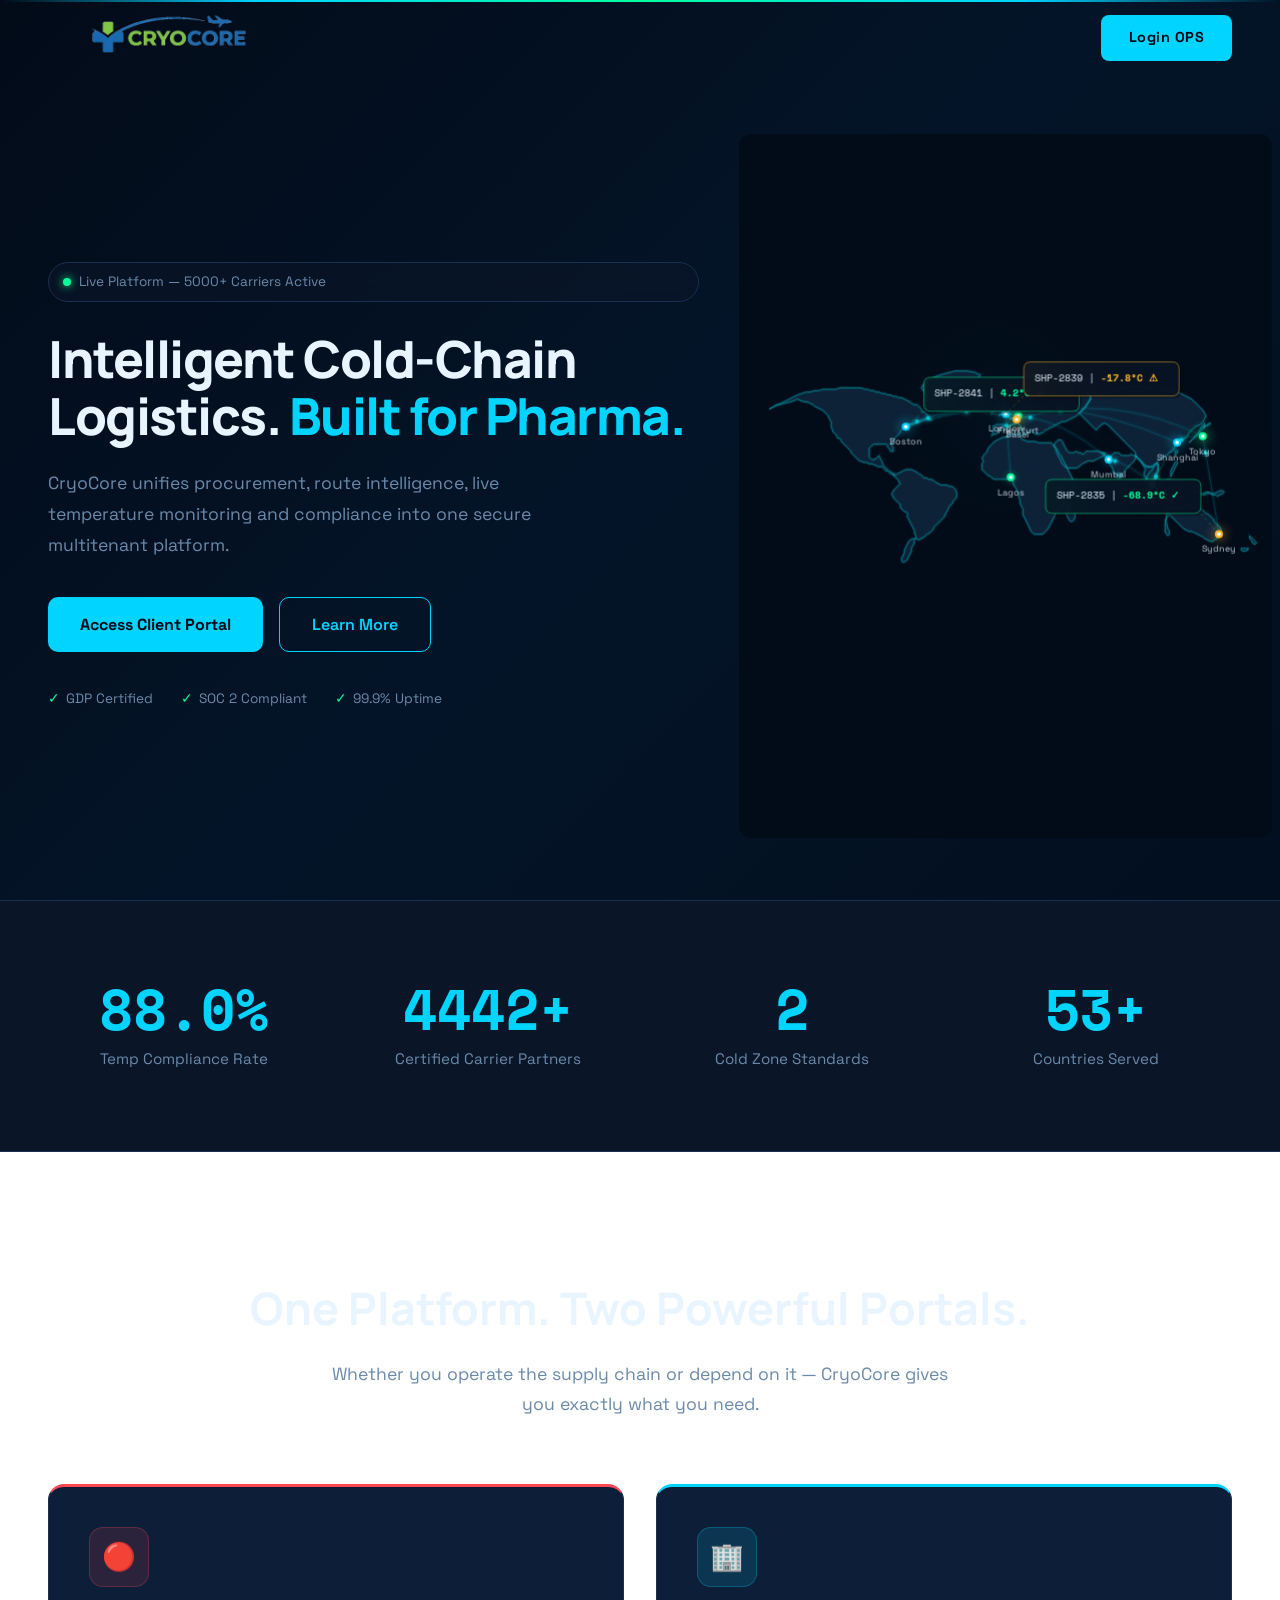
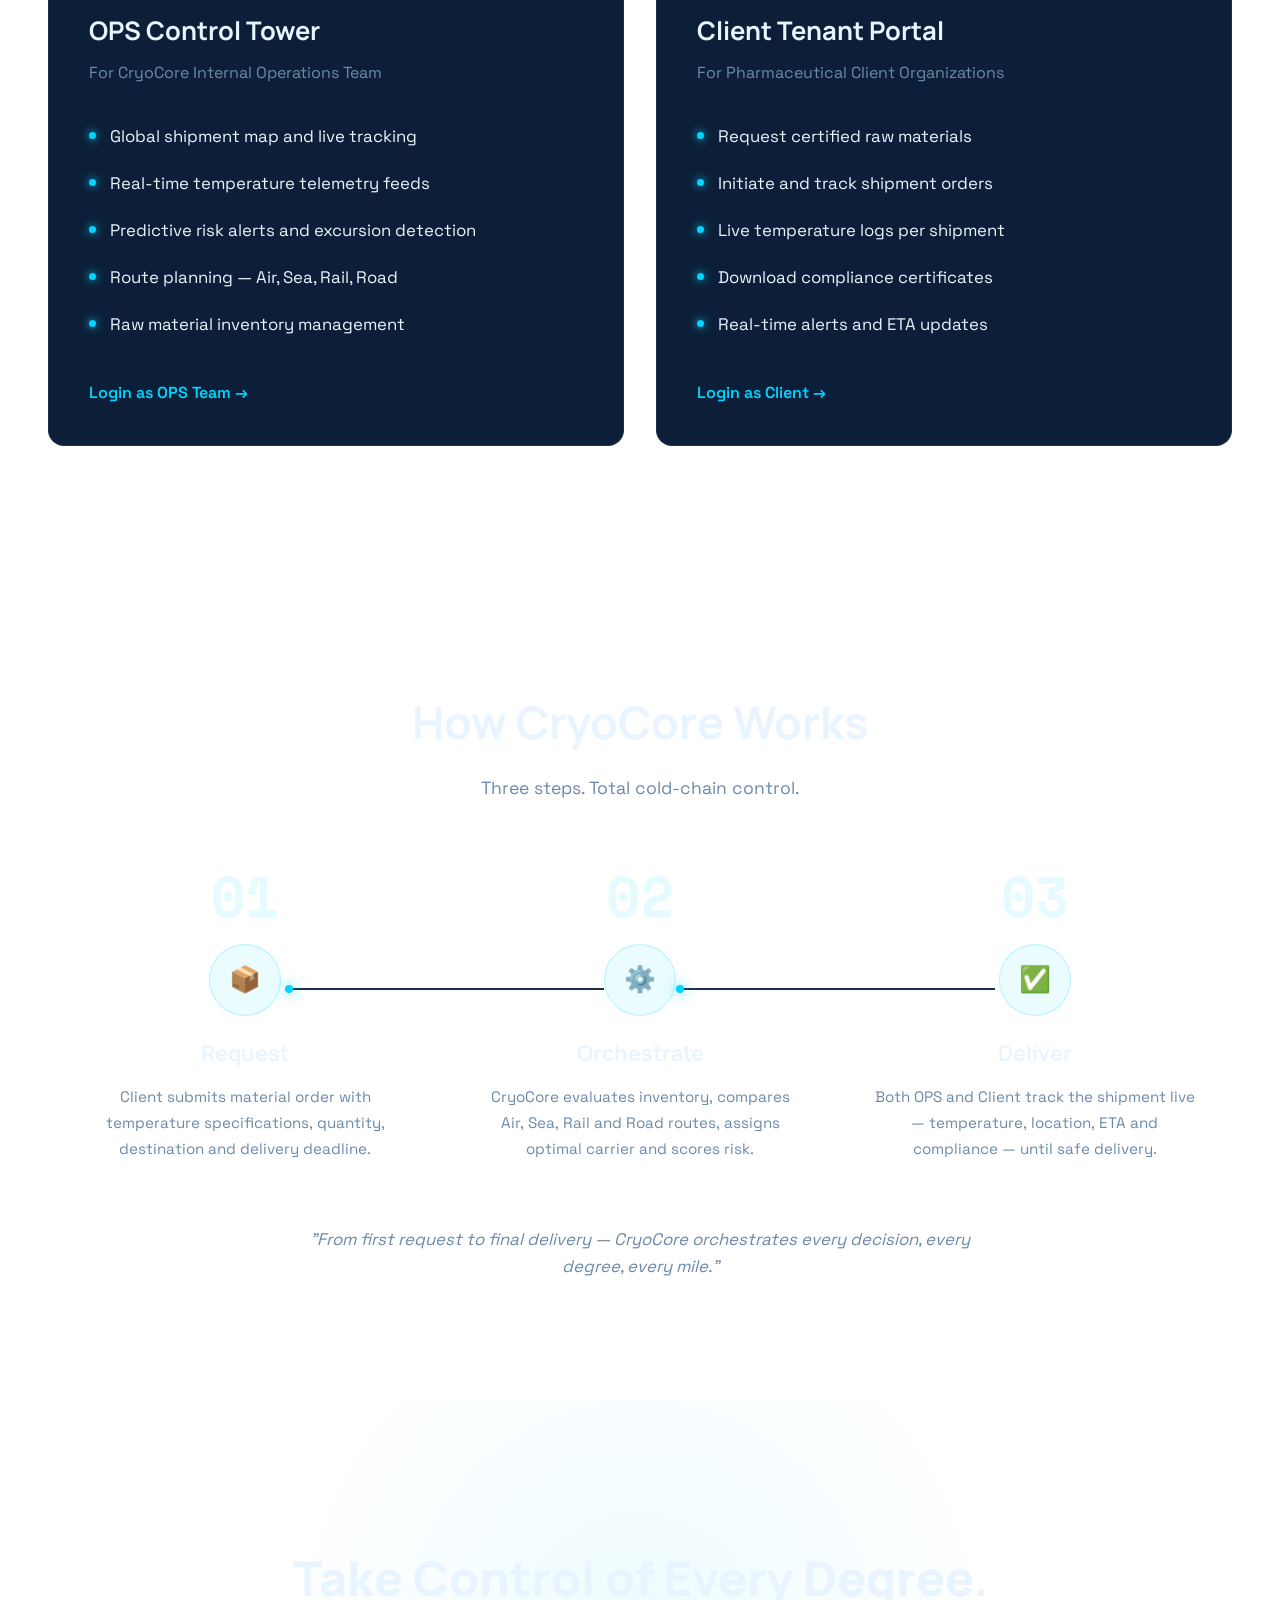
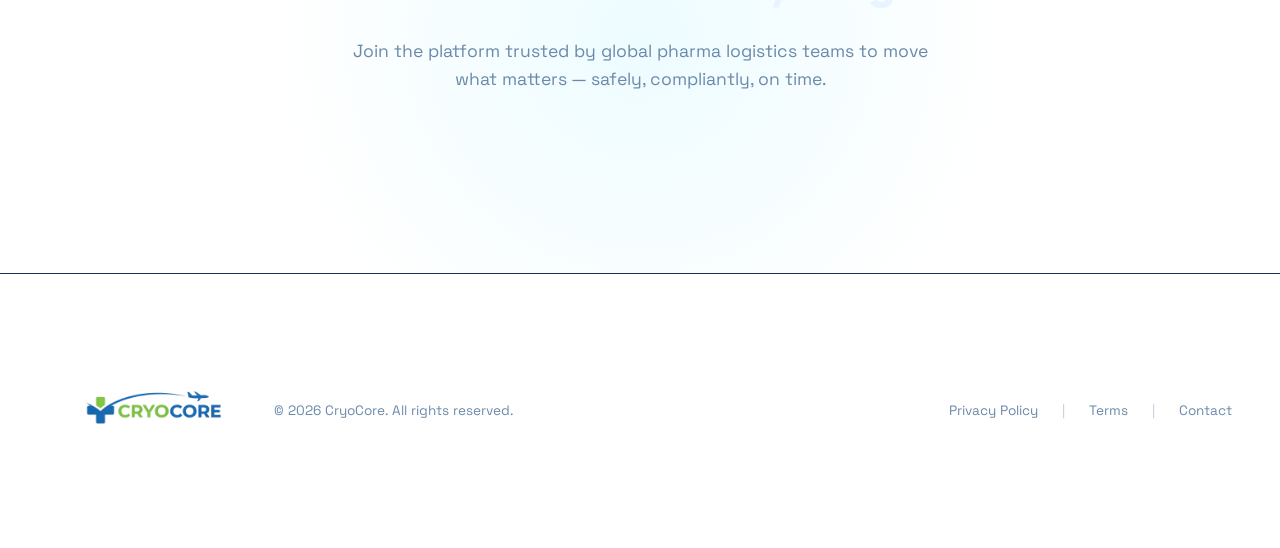
<file: index.html>
<!DOCTYPE html>
<html lang="en">

<head>
    <meta charset="UTF-8" />
    <meta name="viewport" content="width=device-width, initial-scale=1.0" />
    <title>CryoCore — Intelligent Cold-Chain Logistics for Pharma</title>
    <meta name="description"
        content="CryoCore unifies procurement, route intelligence, live temperature monitoring and compliance into one secure multitenant platform for pharmaceutical cold-chain logistics." />
    <link rel="stylesheet" href="css/style.css" />
</head>

<body>

    <!-- TOP CYAN LINE -->
    <div class="top-line"></div>

    <!-- NAVBAR -->
    <nav class="navbar" id="navbar">
        <a href="index.html" class="nav-logo">
            <img src="logo.png" alt="CryoCore" />
        </a>
        <a href="ops-dashboard.html" class="btn-login-ops">Login OPS</a>
    </nav>

    <!-- HERO SECTION -->
    <section class="hero" id="hero">
        <div class="container hero-inner">
            <div class="hero-left">
                <div class="hero-badge">
                    <span class="dot"></span>
                    Live Platform — 5000+ Carriers Active
                </div>
                <h1>Intelligent Cold&#8209;Chain<br />Logistics. <span>Built for Pharma.</span></h1>
                <p class="hero-sub">CryoCore unifies procurement, route intelligence,
                    live temperature monitoring and compliance into
                    one secure multitenant platform.</p>
                <div class="hero-ctas">
                    <a href="client-dashboard.html" class="btn-primary">Access Client Portal</a>
                    <a href="#portals" class="btn-outline" id="learnMoreBtn">Learn More</a>
                </div>
                <div class="hero-trust">
                    <span><span class="check">✓</span> GDP Certified</span>
                    <span><span class="check">✓</span> SOC 2 Compliant</span>
                    <span><span class="check">✓</span> 99.9% Uptime</span>
                </div>
            </div>
            <div class="hero-right">
                <div class="map-container">
                    <canvas id="worldMap"></canvas>
                </div>
            </div>
        </div>
    </section>

    <!-- STATS STRIP -->
    <section class="stats-strip" id="statsStrip">
        <div class="container">
            <div class="stats-grid">
                <div class="stat-item reveal">
                    <div class="stat-number" data-target="99.1" data-suffix="%">0%</div>
                    <div class="stat-label">Temp Compliance Rate</div>
                </div>
                <div class="stat-item reveal">
                    <div class="stat-number" data-target="5000" data-suffix="+">0+</div>
                    <div class="stat-label">Certified Carrier Partners</div>
                </div>
                <div class="stat-item reveal">
                    <div class="stat-number" data-target="3" data-suffix="">0</div>
                    <div class="stat-label">Cold Zone Standards</div>
                </div>
                <div class="stat-item reveal">
                    <div class="stat-number" data-target="60" data-suffix="+">0+</div>
                    <div class="stat-label">Countries Served</div>
                </div>
            </div>
        </div>
    </section>

    <!-- DUAL PORTAL SECTION -->
    <section class="portals" id="portals">
        <div class="container">
            <div class="section-label reveal">
                <h2>One Platform. Two Powerful Portals.</h2>
                <p>Whether you operate the supply chain or depend on it — CryoCore gives you exactly what you need.</p>
            </div>
            <div class="portals-grid">
                <div class="portal-card ops reveal">
                    <div class="portal-icon">🔴</div>
                    <h3>OPS Control Tower</h3>
                    <p class="portal-sub">For CryoCore Internal Operations Team</p>
                    <ul>
                        <li>Global shipment map and live tracking</li>
                        <li>Real-time temperature telemetry feeds</li>
                        <li>Predictive risk alerts and excursion detection</li>
                        <li>Route planning — Air, Sea, Rail, Road</li>
                        <li>Raw material inventory management</li>
                    </ul>
                    <a href="ops-dashboard.html" class="portal-link">Login as OPS Team →</a>
                </div>
                <div class="portal-card client reveal">
                    <div class="portal-icon">🏢</div>
                    <h3>Client Tenant Portal</h3>
                    <p class="portal-sub">For Pharmaceutical Client Organizations</p>
                    <ul>
                        <li>Request certified raw materials</li>
                        <li>Initiate and track shipment orders</li>
                        <li>Live temperature logs per shipment</li>
                        <li>Download compliance certificates</li>
                        <li>Real-time alerts and ETA updates</li>
                    </ul>
                    <a href="client-dashboard.html" class="portal-link">Login as Client →</a>
                </div>
            </div>
        </div>
    </section>

    <!-- HOW IT WORKS SECTION -->
    <section class="how-it-works" id="howItWorks">
        <div class="container">
            <div class="section-label reveal">
                <h2>How CryoCore Works</h2>
                <p>Three steps. Total cold-chain control.</p>
            </div>
            <div class="steps-grid reveal">
                <div class="step-card">
                    <div class="step-num">01</div>
                    <div class="step-icon">📦</div>
                    <h3>Request</h3>
                    <p>Client submits material order with temperature specifications, quantity, destination and delivery
                        deadline.</p>
                </div>
                <div class="step-card">
                    <div class="step-num">02</div>
                    <div class="step-icon">⚙️</div>
                    <h3>Orchestrate</h3>
                    <p>CryoCore evaluates inventory, compares Air, Sea, Rail and Road routes, assigns optimal carrier
                        and
                        scores risk.</p>
                </div>
                <div class="step-card">
                    <div class="step-num">03</div>
                    <div class="step-icon">✅</div>
                    <h3>Deliver</h3>
                    <p>Both OPS and Client track the shipment live — temperature, location, ETA and compliance — until
                        safe delivery.</p>
                </div>
                <!-- Connector lines -->
                <div class="step-connector">
                    <div class="step-connector-line">
                        <div class="connector-dot"></div>
                    </div>
                    <div class="step-connector-line">
                        <div class="connector-dot"></div>
                    </div>
                </div>
            </div>
            <p class="how-tagline reveal">"From first request to final delivery — CryoCore orchestrates every decision,
                every degree, every mile."</p>
        </div>
    </section>


    <!-- FOOTER CTA -->
    <section class="footer-cta" id="footerCta">
        <div class="container">
            <h2 class="reveal">Take Control of Every Degree.</h2>
            <p class="cta-sub reveal">Join the platform trusted by global pharma logistics teams to move what matters —
                safely, compliantly, on time.</p>

        </div>
    </section>

    <!-- FOOTER BAR -->
    <footer class="footer-bar">
        <div class="container footer-bar-inner">
            <div class="footer-bar-left">
                <img src="logo.png" alt="CryoCore" />
                <span>© 2026 CryoCore. All rights reserved.</span>
            </div>
            <div class="footer-bar-right">
                <a href="#">Privacy Policy</a>
                <span class="sep">|</span>
                <a href="#">Terms</a>
                <span class="sep">|</span>
                <a href="#">Contact</a>
            </div>
        </div>
    </footer>

    <script src="js/worldmap.js"></script>
    <script src="js/main.js"></script>
</body>

</html>
</file>
<file: css/style.css>
/* ===== GOOGLE FONTS ===== */
@import url('https://fonts.googleapis.com/css2?family=Manrope:wght@400;500;600;700;800&family=Space+Grotesk:wght@400;500;600;700&family=Space+Mono:wght@400;700&display=swap');

/* ===== DESIGN TOKENS ===== */
:root {
    --bg-primary: #020b18;
    --bg-gradient: linear-gradient(135deg, #020b18 0%, #041428 50%, #020f1f 100%);
    --bg-surface: #0a1628;
    --bg-card: #0d1f38;
    --border-color: #1a3050;
    --accent-cyan: #00d4ff;
    --accent-cyan-hover: #00b8d9;
    --graph-line: #00ff9d;
    --graph-alert: #ff4757;
    --client-bg: #f0f4f8;
    --text-primary: #e8f4ff;
    --text-muted: #6b8aaa;
    --success: #00ff9d;
    --warning: #ffb830;
    --danger: #ff4757;
    --font-headline: 'Manrope', sans-serif;
    --font-body: 'Space Grotesk', sans-serif;
    --font-mono: 'Space Mono', monospace;
}

/* ===== RESET & BASE ===== */
*,
*::before,
*::after {
    margin: 0;
    padding: 0;
    box-sizing: border-box;
}

html {
    scroll-behavior: smooth;
    width: 100%;
    margin: 0;
    padding: 0;
}

body {
    background: var(--bg-gradient);
    background-attachment: fixed;
    color: var(--text-primary);
    font-family: var(--font-body);
    line-height: 1.6;
    overflow-x: hidden;
    width: 100%;
    margin: 0;
    padding: 0;
    -webkit-font-smoothing: antialiased;
}

a {
    color: inherit;
    text-decoration: none;
}

button {
    cursor: pointer;
    border: none;
    font-family: inherit;
}

img {
    max-width: 100%;
    display: block;
}

/* ===== TOP CYAN LINE ===== */
.top-line {
    position: fixed;
    top: 0;
    left: 0;
    width: 100vw;
    height: 2px;
    background: linear-gradient(90deg, transparent 0%, var(--accent-cyan) 20%, #00ff9d 50%, var(--accent-cyan) 80%, transparent 100%);
    z-index: 10001;
}

/* ===== NAVBAR ===== */
.navbar {
    position: fixed;
    top: 2px;
    left: 0;
    width: 100vw;
    z-index: 10000;
    padding: 0 48px;
    height: 72px;
    display: flex;
    align-items: center;
    justify-content: space-between;
    transition: all 0.3s ease-in-out;
    background: transparent;
    overflow: visible;
}

.navbar.scrolled {
    background: rgba(2, 11, 24, 0.75);
    backdrop-filter: blur(12px) saturate(1.5);
    -webkit-backdrop-filter: blur(12px) saturate(1.5);
    border-bottom: 1px solid rgba(26, 48, 80, 0.5);
}

.nav-logo {
    display: flex;
    align-items: center;
}

.nav-logo img {
    height: 240px;
    width: auto;
    max-width: none;
    background: transparent;
}

.btn-login-ops {
    background: var(--accent-cyan);
    color: var(--bg-primary);
    font-weight: 700;
    font-size: 0.9rem;
    padding: 11px 28px;
    border-radius: 8px;
    transition: all 0.3s ease-in-out;
    letter-spacing: 0.5px;
    text-decoration: none;
    display: inline-block;
}

.btn-login-ops:hover {
    background: var(--accent-cyan-hover);
    box-shadow: 0 0 24px rgba(0, 212, 255, 0.35);
    transform: translateY(-2px);
}

/* ===== SECTION / CONTAINER ===== */
section {
    position: relative;
    width: 100vw;
}

.container {
    max-width: 1400px;
    margin: 0 auto;
    padding: 0 48px;
    width: 100%;
}

.section-label {
    text-align: center;
    margin-bottom: 64px;
}

.section-label h2 {
    font-family: var(--font-headline);
    font-size: 2.8rem;
    font-weight: 700;
    margin-bottom: 16px;
}

.section-label p {
    color: var(--text-muted);
    font-size: 1.1rem;
    max-width: 620px;
    margin: 0 auto;
    line-height: 1.7;
}

/* ===== HERO ===== */
.hero {
    height: 100vh;
    width: 100vw;
    display: flex;
    align-items: center;
    padding-top: 72px;
    position: relative;
    overflow: hidden;
}

.hero-inner {
    display: flex;
    align-items: center;
    gap: 40px;
    width: 100%;
    height: calc(100vh - 72px);
}

.hero-left {
    flex: 0 0 55%;
    max-width: 55%;
    display: flex;
    flex-direction: column;
    justify-content: center;
}

.hero-right {
    flex: 0 0 45%;
    max-width: 45%;
    position: relative;
    height: 100%;
    display: flex;
    align-items: center;
}

.hero-badge {
    display: inline-flex;
    align-items: center;
    gap: 8px;
    background: rgba(10, 22, 40, 0.7);
    border: 1px solid var(--border-color);
    border-radius: 100px;
    padding: 8px 20px 8px 14px;
    font-size: 0.85rem;
    color: var(--text-muted);
    margin-bottom: 28px;
    backdrop-filter: blur(8px);
}

.hero-badge .dot {
    width: 8px;
    height: 8px;
    background: var(--success);
    border-radius: 50%;
    box-shadow: 0 0 10px var(--success);
    animation: pulse-dot 2s infinite;
}

@keyframes pulse-dot {

    0%,
    100% {
        opacity: 1;
        transform: scale(1);
    }

    50% {
        opacity: 0.6;
        transform: scale(1.4);
    }
}

.hero h1 {
    font-family: var(--font-headline);
    font-size: clamp(2.6rem, 4vw, 4rem);
    font-weight: 800;
    line-height: 1.12;
    margin-bottom: 24px;
    letter-spacing: -1.5px;
}

.hero h1 span {
    color: var(--accent-cyan);
}

.hero-sub {
    color: var(--text-muted);
    font-size: 1.1rem;
    line-height: 1.75;
    max-width: 540px;
    margin-bottom: 36px;
}

.hero-ctas {
    display: flex;
    gap: 16px;
    margin-bottom: 36px;
}

.btn-primary {
    background: var(--accent-cyan);
    color: var(--bg-primary);
    font-weight: 700;
    font-size: 1rem;
    padding: 14px 32px;
    border-radius: 10px;
    transition: all 0.3s ease-in-out;
    text-decoration: none;
    display: inline-flex;
    align-items: center;
}

.btn-primary:hover {
    background: var(--accent-cyan-hover);
    box-shadow: 0 0 28px rgba(0, 212, 255, 0.35);
    transform: translateY(-2px);
}

.btn-outline {
    background: transparent;
    color: var(--accent-cyan);
    font-weight: 600;
    font-size: 1rem;
    padding: 14px 32px;
    border-radius: 10px;
    border: 1.5px solid var(--accent-cyan);
    transition: all 0.3s ease-in-out;
    text-decoration: none;
    display: inline-flex;
    align-items: center;
}

.btn-outline:hover {
    background: rgba(0, 212, 255, 0.08);
    box-shadow: 0 0 20px rgba(0, 212, 255, 0.15);
    transform: translateY(-2px);
}

.hero-trust {
    display: flex;
    gap: 28px;
    font-size: 0.85rem;
    color: var(--text-muted);
}

.hero-trust span {
    display: flex;
    align-items: center;
    gap: 6px;
}

.hero-trust .check {
    color: var(--success);
}

/* ===== WORLD MAP ===== */
.map-container {
    position: relative;
    width: 100%;
    height: 85%;
    min-height: 420px;
}

#worldMap {
    width: 100%;
    height: 100%;
    border-radius: 12px;
}

/* ===== DUAL PORTALS ===== */
.portals {
    padding: 120px 0;
    width: 100vw;
}

.portals-grid {
    display: grid;
    grid-template-columns: 1fr 1fr;
    gap: 32px;
}

.portal-card {
    background: var(--bg-card);
    border: 1px solid var(--border-color);
    border-radius: 16px;
    padding: 2.5rem;
    min-height: 440px;
    transition: all 0.3s ease-in-out;
    position: relative;
    overflow: hidden;
    display: flex;
    flex-direction: column;
}

.portal-card.ops {
    border-top: 3px solid var(--danger);
}

.portal-card.client {
    border-top: 3px solid var(--accent-cyan);
}

.portal-card:hover {
    transform: translateY(-8px);
    box-shadow: 0 24px 64px rgba(0, 0, 0, 0.5);
}

.portal-card.ops:hover {
    border-top-color: #ff6b7a;
    box-shadow: 0 24px 64px rgba(0, 0, 0, 0.5), 0 0 40px rgba(255, 71, 87, 0.1);
}

.portal-card.client:hover {
    border-top-color: #33deff;
    box-shadow: 0 24px 64px rgba(0, 0, 0, 0.5), 0 0 40px rgba(0, 212, 255, 0.1);
}

.portal-icon {
    width: 60px;
    height: 60px;
    border-radius: 14px;
    display: flex;
    align-items: center;
    justify-content: center;
    font-size: 1.7rem;
    margin-bottom: 24px;
}

.portal-card.ops .portal-icon {
    background: rgba(255, 71, 87, 0.12);
    border: 1px solid rgba(255, 71, 87, 0.25);
}

.portal-card.client .portal-icon {
    background: rgba(0, 212, 255, 0.12);
    border: 1px solid rgba(0, 212, 255, 0.25);
}

.portal-card h3 {
    font-family: var(--font-headline);
    font-size: 1.6rem;
    font-weight: 700;
    margin-bottom: 8px;
}

.portal-card .portal-sub {
    color: var(--text-muted);
    font-size: 1rem;
    margin-bottom: 28px;
}

.portal-card ul {
    list-style: none;
    margin-bottom: 32px;
    flex-grow: 1;
}

.portal-card ul li {
    padding: 10px 0;
    color: var(--text-primary);
    font-size: 1.05rem;
    display: flex;
    align-items: flex-start;
    gap: 14px;
}

.portal-card ul li::before {
    content: '';
    width: 7px;
    height: 7px;
    background: var(--accent-cyan);
    border-radius: 50%;
    flex-shrink: 0;
    margin-top: 9px;
    box-shadow: 0 0 8px var(--accent-cyan);
}

.portal-link {
    color: var(--accent-cyan);
    font-size: 1rem;
    font-weight: 600;
    transition: all 0.3s ease-in-out;
    text-decoration: none;
}

.portal-link:hover {
    letter-spacing: 0.5px;
    text-shadow: 0 0 12px rgba(0, 212, 255, 0.3);
}

/* ===== HOW IT WORKS ===== */
.how-it-works {
    padding: 120px 0;
    width: 100vw;
}

.steps-grid {
    display: flex;
    align-items: flex-start;
    gap: 0;
    position: relative;
    margin-bottom: 64px;
}

.step-card {
    flex: 1;
    text-align: center;
    padding: 0 32px;
    position: relative;
    z-index: 2;
}

.step-num {
    font-family: var(--font-mono);
    font-size: 3.5rem;
    font-weight: 700;
    color: rgba(0, 212, 255, 0.1);
    line-height: 1;
    margin-bottom: 20px;
}

.step-icon {
    width: 72px;
    height: 72px;
    border-radius: 50%;
    background: rgba(0, 212, 255, 0.08);
    border: 1px solid rgba(0, 212, 255, 0.25);
    display: flex;
    align-items: center;
    justify-content: center;
    font-size: 1.6rem;
    margin: 0 auto 20px;
}

.step-card h3 {
    font-family: var(--font-headline);
    font-size: 1.35rem;
    font-weight: 700;
    margin-bottom: 14px;
}

.step-card p {
    color: var(--text-muted);
    font-size: 0.95rem;
    line-height: 1.7;
    max-width: 320px;
    margin: 0 auto;
}

/* Connector lines */
.step-connector {
    position: absolute;
    top: 120px;
    left: 0;
    right: 0;
    height: 2px;
    z-index: 1;
}

.step-connector-line {
    position: absolute;
    top: 0;
    height: 2px;
    background: var(--border-color);
}

.step-connector-line:first-child {
    left: 20%;
    width: 27%;
}

.step-connector-line:last-child {
    left: 53%;
    width: 27%;
}

.connector-dot {
    position: absolute;
    width: 8px;
    height: 8px;
    background: var(--accent-cyan);
    border-radius: 50%;
    top: -3px;
    box-shadow: 0 0 14px var(--accent-cyan);
}

.step-connector-line:first-child .connector-dot {
    animation: travel-dot-1 3s linear infinite;
}

.step-connector-line:last-child .connector-dot {
    animation: travel-dot-2 3s linear infinite;
}

@keyframes travel-dot-1 {
    0% {
        left: 0;
        opacity: 0;
    }

    10% {
        opacity: 1;
    }

    90% {
        opacity: 1;
    }

    100% {
        left: 100%;
        opacity: 0;
    }
}

@keyframes travel-dot-2 {
    0% {
        left: 0;
        opacity: 0;
    }

    10% {
        opacity: 1;
    }

    90% {
        opacity: 1;
    }

    100% {
        left: 100%;
        opacity: 0;
    }
}

.how-tagline {
    text-align: center;
    font-style: italic;
    color: var(--text-muted);
    font-size: 1.05rem;
    max-width: 700px;
    margin: 0 auto;
}

/* ===== STATS STRIP ===== */
.stats-strip {
    background: var(--bg-surface);
    border-top: 1px solid var(--border-color);
    border-bottom: 1px solid var(--border-color);
    padding: 80px 0;
    width: 100vw;
}

.stats-grid {
    display: grid;
    grid-template-columns: repeat(4, 1fr);
    gap: 32px;
    text-align: center;
}

.stat-item .stat-number {
    font-family: var(--font-mono);
    font-size: 3.5rem;
    font-weight: 700;
    color: var(--accent-cyan);
    line-height: 1;
    margin-bottom: 10px;
}

.stat-item .stat-label {
    color: var(--text-muted);
    font-size: 0.95rem;
}

/* ===== FOOTER CTA ===== */
.footer-cta {
    padding: 140px 0;
    text-align: center;
    position: relative;
    overflow: hidden;
    width: 100vw;
}

.footer-cta::before {
    content: '';
    position: absolute;
    top: 50%;
    left: 50%;
    transform: translate(-50%, -50%);
    width: 800px;
    height: 800px;
    background: radial-gradient(circle, rgba(0, 212, 255, 0.07) 0%, transparent 65%);
    pointer-events: none;
}

.footer-cta h2 {
    font-family: var(--font-headline);
    font-size: 3rem;
    font-weight: 800;
    margin-bottom: 20px;
    position: relative;
}

.footer-cta .cta-sub {
    color: var(--text-muted);
    font-size: 1.1rem;
    max-width: 600px;
    margin: 0 auto 40px;
    position: relative;
}

.footer-cta .cta-buttons {
    display: flex;
    gap: 16px;
    justify-content: center;
    position: relative;
}

/* ===== FOOTER BAR ===== */
.footer-bar {
    border-top: 1px solid var(--border-color);
    padding: 32px 0;
    width: 100vw;
}

.footer-bar-inner {
    display: flex;
    align-items: center;
    justify-content: space-between;
}

.footer-bar-left {
    display: flex;
    align-items: center;
    gap: 16px;
    color: var(--text-muted);
    font-size: 0.85rem;
}

.footer-bar-left img {
    height: 210px;
    width: auto;
    max-width: none;
    background: transparent;
}

.footer-bar-right {
    display: flex;
    gap: 24px;
    color: var(--text-muted);
    font-size: 0.85rem;
}

.footer-bar-right a {
    transition: color 0.3s ease-in-out;
}

.footer-bar-right a:hover {
    color: var(--text-primary);
}

.footer-bar-right .sep {
    opacity: 0.4;
}

/* ===== SCROLL REVEAL ===== */
.reveal {
    opacity: 0;
    transform: translateY(30px);
    transition: opacity 0.7s ease-out, transform 0.7s ease-out;
}

.reveal.visible {
    opacity: 1;
    transform: translateY(0);
}

/* ===== RESPONSIVE ===== */
@media (max-width: 1024px) {
    .navbar {
        padding: 0 24px;
    }

    .container {
        padding: 0 24px;
    }

    .hero {
        height: auto;
        min-height: 100vh;
        padding-top: 100px;
        padding-bottom: 60px;
    }

    .hero h1 {
        font-size: 2.6rem;
    }

    .hero-inner {
        flex-direction: column;
        height: auto;
    }

    .hero-left,
    .hero-right {
        flex: 0 0 100%;
        max-width: 100%;
    }

    .hero-right {
        margin-top: 40px;
        height: 420px;
    }

    .map-container {
        height: 100%;
    }

    .portals-grid {
        grid-template-columns: 1fr;
    }

    .portal-card {
        min-height: auto;
    }

    .stats-grid {
        grid-template-columns: repeat(2, 1fr);
        gap: 40px;
    }

    .steps-grid {
        flex-direction: column;
        gap: 48px;
    }

    .step-connector {
        display: none;
    }
}

@media (max-width: 640px) {
    .hero h1 {
        font-size: 2.1rem;
    }

    .hero-ctas {
        flex-direction: column;
    }

    .hero-trust {
        flex-direction: column;
        gap: 8px;
    }

    .section-label h2 {
        font-size: 1.85rem;
    }

    .footer-cta h2 {
        font-size: 2rem;
    }

    .footer-cta .cta-buttons {
        flex-direction: column;
        align-items: center;
    }

    .footer-bar-inner {
        flex-direction: column;
        gap: 12px;
        text-align: center;
    }

    .stats-grid {
        grid-template-columns: 1fr 1fr;
    }

    .stat-item .stat-number {
        font-size: 2.5rem;
    }

    .portals {
        padding: 80px 0;
    }

    .how-it-works {
        padding: 80px 0;
    }

    .portal-card {
        padding: 1.75rem;
    }
}
</file>
